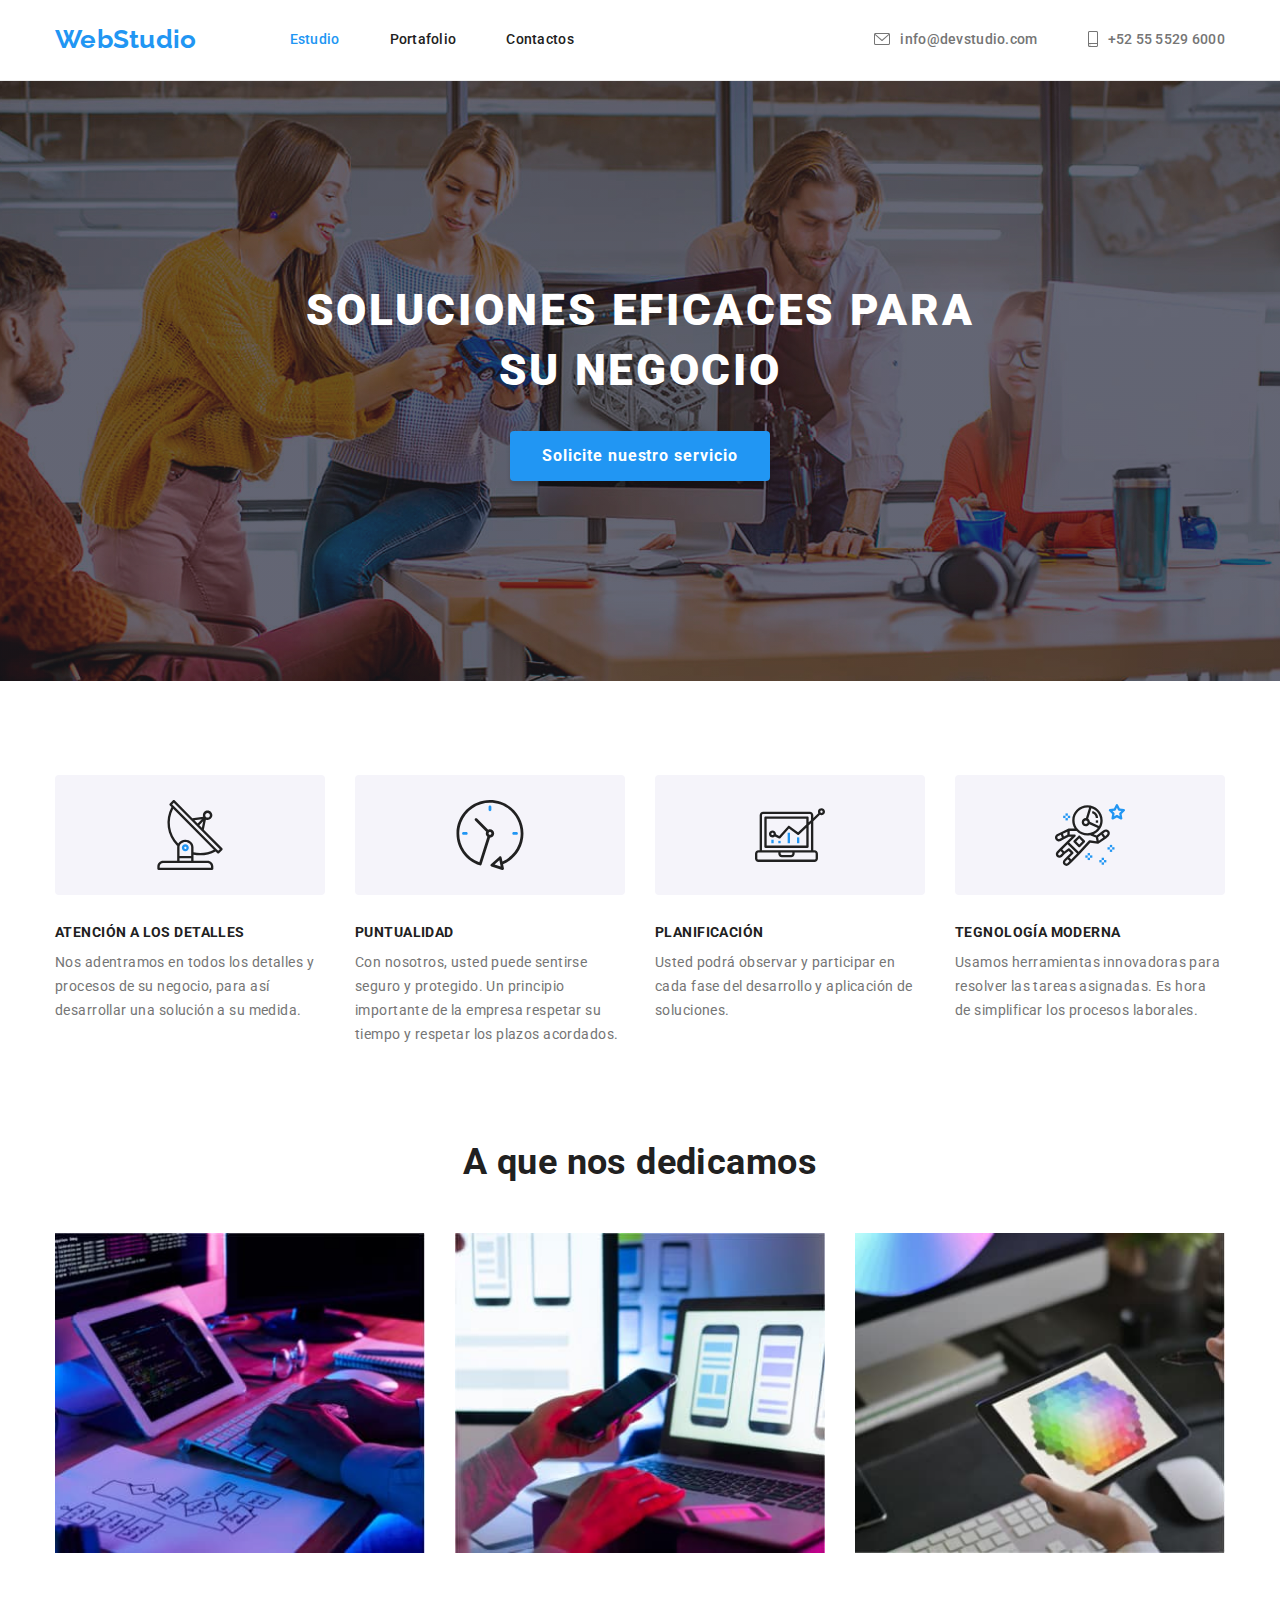
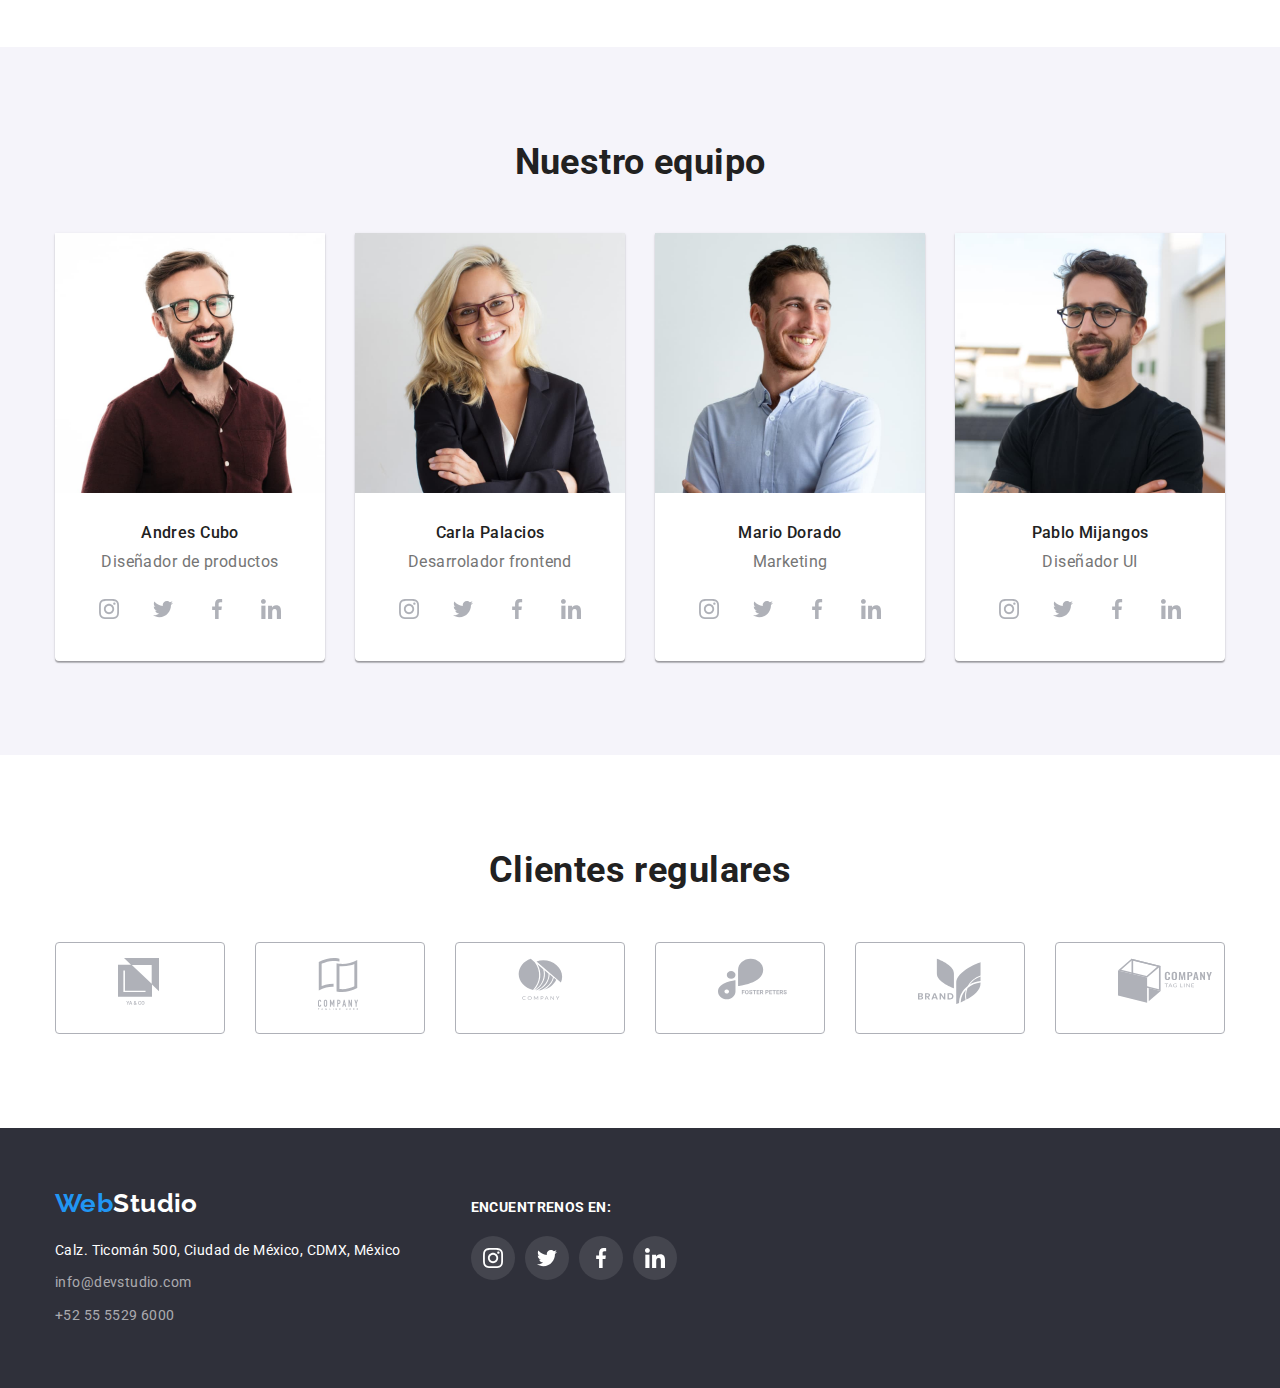
<file: index.html>
<!DOCTYPE html>
<html lang="en">

<head>
    <meta charset="UTF-8" />
    <meta http-equiv="X-UA-Compatible" content="IE=edge" />
    <meta name="viewport" content="width=device-width, initial-scale=1.0" />
    <title lang="en">WebStudio</title>
    <link rel="preconnect" href="https://fonts.googleapis.com" />
    <link rel="preconnect" href="https://fonts.gstatic.com" crossorigin />
    <link
        href="https://fonts.googleapis.com/css2?family=Raleway:wght@700&family=Roboto:wght@400;500;700;900&display=swap"
        rel="stylesheet" />
    <link rel="stylesheet"
        href="https://cdnjs.cloudflare.com/ajax/libs/modern-normalize/1.1.0/modern-normalize.min.css" />
    <link rel="stylesheet" href="./css/style.css" />
</head>

<body>
    <header class="header">
        <div class="header-container container">
            <nav class="header-nav">
                <a class="header-logo link" href="./index.html" lang="en">
                    <span class="accent">Web</span>Studio
                </a>
                <ul class="header-nav-list list">
                    <li class="header-nav-item">
                        <a class="link current" href="./index.html">Estudio</a>
                    </li>
                    <li class="header-nav-item">
                        <a class="link" href="./portafolio.html">Portafolio</a>
                    </li>
                    <li class="header-nav-item">
                        <a class="link" href="">Contactos</a>
                    </li>
                </ul>
            </nav>
            <ul class="contact list">
                <li class="contact-item">
                    <a class="contact-link link" href="mailto:info@devstudio.com" aria-label="Email">
                        <svg class="contact-icon" width="16" height="12">
                            <use href="./images/svg/sprite-sheet.svg#email"></use>
                        </svg>
                        info@devstudio.com</a>
                </li>
                <li class="contact-item">
                    <a class="contact-link link" href="tel:+52 55 5529 6000" aria-label="Phone">
                        <svg class="contact-icon" width="10" height="16">
                            <use href="./images/svg/sprite-sheet.svg#smartphone"></use>
                        </svg>
                        +52 55 5529 6000</a>
                </li>
            </ul>
        </div>
    </header>
    <main>
        <!--Hero-->
        <section class="hero section">
            <div class="container">
                <h1 class="hero-title">SOLUCIONES EFICACES PARA SU NEGOCIO</h1>
                <button class="hero-button" type="button">Solicite nuestro servicio</button>
            </div>
        </section>
        <!--features-->
        <section class="features section">
            <div class="container">
                <h2 class="visually-hidden">sobre nosotros</h2>
                <ul class="features-list list card-set">
                    <li class="features-list-item card-set-item">
                        <div class="features-list-container">
                            <svg class="features-icon" width="70" height="70">
                                <use href="./images/svg/sprite-sheet.svg#antena"></use>
                            </svg>
                        </div>
                        <h3 class="features-list-title">ATENCIÓN A LOS DETALLES</h3>
                        <p class="features-list-text">
                            Nos adentramos en todos los detalles y procesos de su negocio, para así desarrollar una solución a su medida.
                        </p>
                    </li>
                    <li class="features-list-item card-set-item">
                        <div class="features-list-container">
                            <svg class="features-icon" width="70" height="70">
                                <use href="./images/svg/sprite-sheet.svg#clock"></use>
                            </svg>
                        </div>
                        <h3 class="features-list-title">PUNTUALIDAD</h3>
                        <p class="features-list-text">
                            Con nosotros, usted puede sentirse seguro y protegido. Un principio importante de la empresa respetar su tiempo y respetar los plazos acordados.
                        </p>
                    </li>
                    <li class="features-list-item card-set-item">
                        <div class="features-list-container">
                            <svg class="features-icon" width="70" height="70">
                                <use href="./images/svg/sprite-sheet.svg#diagram"></use>
                            </svg>
                        </div>
                        <h3 class="features-list-title">PLANIFICACIÓN</h3>
                        <p class="features-list-text">
                        Usted podrá observar y participar en cada fase del desarrollo y aplicación de soluciones.
                        </p>
                    </li>
                    <li class="features-list-item card-set-item">
                        <div class="features-list-container">
                            <svg class="features-icon" width="70" height="70">
                                <use href="./images/svg/sprite-sheet.svg#astronaut"></use>
                            </svg>
                        </div>
                        <h3 class="features-list-title">TEGNOLOGÍA MODERNA</h3>
                        <p class="features-list-text">
                            Usamos herramientas innovadoras para resolver las tareas asignadas. Es hora de simplificar los procesos laborales.
                        </p>
                    </li>
                </ul>
            </div>
        </section>
        
        <section class="works section">
            <div class="container">
                <h2 class="works-title">A que nos dedicamos</h2>
                <ul class="works-list list">
                    <li class="works-list-item">
                        <img src="./images/imagen1.jpg" alt="imagen1" width="370" height="294" />
                    </li>
                    <li class="works-list-item">
                        <img src="./images/imagen2.jpg" alt="imagen2" width="370" height="294" />
                    </li>
                    <li class="works-list-item">
                        <img src="./images/imagen3.jpg" alt="imagen3" width="370" height="294" />
                    </li>
                </ul>
            </div>
        </section>
        <!--Team-->
        <section class="team section">
            <div class="container">
                <h2 class="team-title">Nuestro equipo</h2>
                <ul class="team-list card-set list">
                    <li class="team-list-item card-set-item">
                        <img class="team-list-img" src="./images/imagen4.jpg" alt="imagen4" width="270"
                            height="260" />
                        <div class="team-list-block">
                            <h3 class="team-list-title">Andres Cubo</h3>
                            <p class="team-list-text" lang="en">Diseñador de productos</p>
                            <ul class="social-list list">
                                <li class="social-item">
                                    <a href="" class="social-link link" aria-label="Instagram">
                                        <svg class="social-icon" width="20" height="20">
                                            <use href="./images/svg/sprite-sheet.svg#instagram"></use>
                                        </svg>
                                    </a>
                                </li>
                                <li class="social-item">
                                    <a href="" class="social-link link" aria-label="Twitter">
                                        <svg class="social-icon" width="20" height="20">
                                            <use href="./images/svg/sprite-sheet.svg#twitter"></use>
                                        </svg>
                                    </a>
                                </li>
                                <li class="social-item">
                                    <a href="" class="social-link link" aria-label="Facebook">
                                        <svg class="social-icon" width="20" height="20">
                                            <use href="./images/svg/sprite-sheet.svg#facebook"></use>
                                        </svg>
                                    </a>
                                </li>
                                <li class="social-item">
                                    <a href="" class="social-link link" aria-label="LinkedIn">
                                        <svg class="social-icon" width="20" height="20">
                                            <use href="./images/svg/sprite-sheet.svg#linkedin"></use>
                                        </svg>
                                    </a>
                                </li>
                            </ul>
                        </div>
                    </li>
                    <li class="team-list-item card-set-item">
                        <img class="team-list-img" src="./images/imagen5.jpg" alt="imagen5" width="270"
                            height="260" />
                        <div class="team-list-block">
                            <h3 class="team-list-title">Carla Palacios</h3>
                            <p class="team-list-text" lang="en">Desarrolador frontend</p>
                            <ul class="social-list list">
                                <li class="social-item">
                                    <a href="" class="social-link link" aria-label="Instagram">
                                        <svg class="social-icon" width="20" height="20">
                                            <use href="./images/svg/sprite-sheet.svg#instagram"></use>
                                        </svg>
                                    </a>
                                </li>
                                <li class="social-item">
                                    <a href="" class="social-link link" aria-label="Twitter">
                                        <svg class="social-icon" width="20" height="20">
                                            <use href="./images/svg/sprite-sheet.svg#twitter"></use>
                                        </svg>
                                    </a>
                                </li>
                                <li class="social-item">
                                    <a href="" class="social-link link" aria-label="Facebook">
                                        <svg class="social-icon" width="20" height="20">
                                            <use href="./images/svg/sprite-sheet.svg#facebook"></use>
                                        </svg>
                                    </a>
                                </li>
                                <li class="social-item">
                                    <a href="" class="social-link link" aria-label="LinkedIn">
                                        <svg class="social-icon" width="20" height="20">
                                            <use href="./images/svg/sprite-sheet.svg#linkedin"></use>
                                        </svg>
                                    </a>
                                </li>
                            </ul>
                        </div>
                    </li>
                    <li class="team-list-item card-set-item">
                        <img class="team-list-img" src="./images/imagen6.jpg" alt="imagen6" width="270"
                            height="260" />
                        <div class="team-list-block">
                            <h3 class="team-list-title">Mario Dorado</h3>
                            <p class="team-list-text" lang="en">Marketing</p>
                            <ul class="social-list list">
                                <li class="social-item">
                                    <a href="" class="social-link link" aria-label="Instagram">
                                        <svg class="social-icon" width="20" height="20">
                                            <use href="./images/svg/sprite-sheet.svg#instagram"></use>
                                        </svg>
                                    </a>
                                </li>
                                <li class="social-item">
                                    <a href="" class="social-link link" aria-label="Twitter">
                                        <svg class="social-icon" width="20" height="20">
                                            <use href="./images/svg/sprite-sheet.svg#twitter"></use>
                                        </svg>
                                    </a>
                                </li>
                                <li class="social-item">
                                    <a href="" class="social-link link" aria-label="Facebook">
                                        <svg class="social-icon" width="20" height="20">
                                            <use href="./images/svg/sprite-sheet.svg#facebook"></use>
                                        </svg>
                                    </a>
                                </li>
                                <li class="social-item">
                                    <a href="" class="social-link link" aria-label="LinkedIn">
                                        <svg class="social-icon" width="20" height="20">
                                            <use href="./images/svg/sprite-sheet.svg#linkedin"></use>
                                        </svg>
                                    </a>
                                </li>
                            </ul>
                        </div>
                    </li>
                    <li class="team-list-item card-set-item">
                        <img class="team-list-img" src="./images/imagen7.jpg" alt="imagen7" width="270"
                            height="260" />
                        <div class="team-list-block">
                            <h3 class="team-list-title">Pablo Mijangos</h3>
                            <p class="team-list-text" lang="en">Diseñador UI</p>
                            <ul class="social-list list">
                                <li class="social-item">
                                    <a href="" class="social-link link" aria-label="Instagram">
                                        <svg class="social-icon" width="20" height="20">
                                            <use href="./images/svg/sprite-sheet.svg#instagram"></use>
                                        </svg>
                                    </a>
                                </li>
                                <li class="social-item">
                                    <a href="" class="social-link link" aria-label="Twitter">
                                        <svg class="social-icon" width="20" height="20">
                                            <use href="./images/svg/sprite-sheet.svg#twitter"></use>
                                        </svg>
                                    </a>
                                </li>
                                <li class="social-item">
                                    <a href="" class="social-link link" aria-label="Facebook">
                                        <svg class="social-icon" width="20" height="20">
                                            <use href="./images/svg/sprite-sheet.svg#facebook"></use>
                                        </svg>
                                    </a>
                                </li>
                                <li class="social-item">
                                    <a href="" class="social-link link" aria-label="LinkedIn">
                                        <svg class="social-icon" width="20" height="20">
                                            <use href="./images/svg/sprite-sheet.svg#linkedin"></use>
                                        </svg>
                                    </a>
                                </li>
                            </ul>
                        </div>
                    </li>
                </ul>
            </div>
        </section>
        <!-- Clients -->
        <section class="clients section">
            <div class="container">
                <h2 class="clients-title">Clientes regulares</h2>
                <ul class="clients-list card-set list">
                    <li class="clients-item card-set-item">
                        <a href="" class="clients-link link" aria-label="Client1">
                            <svg class="clients-icon" width="106" height="60">
                                <use href="./images/svg/sprite-sheet.svg#company-1"></use>
                            </svg>
                        </a>
                    </li>
                    <li class="clients-item card-set-item">
                        <a href="" class="clients-link link" aria-label="Client2">
                            <svg class="clients-icon" width="106" height="60">
                                <use href="./images/svg/sprite-sheet.svg#company-2"></use>
                            </svg>
                        </a>
                    </li>
                    <li class="clients-item card-set-item">
                        <a href="" class="clients-link link" aria-label="Client3">
                            <svg class="clients-icon" width="106" height="60">
                                <use href="./images/svg/sprite-sheet.svg#company-3"></use>
                            </svg>
                        </a>
                    </li>
                    <li class="clients-item card-set-item">
                        <a href="" class="clients-link link" aria-label="Client4">
                            <svg class="clients-icon" width="106" height="60">
                                <use href="./images/svg/sprite-sheet.svg#company-4"></use>
                            </svg>
                        </a>
                    </li>
                    <li class="clients-item card-set-item">
                        <a href="" class="clients-link link" aria-label="Client5">
                            <svg class="clients-icon" width="106" height="60">
                                <use href="./images/svg/sprite-sheet.svg#company-5"></use>
                            </svg>
                        </a>
                    </li>
                    <li class="clients-item card-set-item">
                        <a href="" class="clients-link link" aria-label="Client6">
                            <svg class="clients-icon" width="106" height="60">
                                <use href="./images/svg/sprite-sheet.svg#company-6"></use>
                            </svg>
                        </a>
                    </li>
                </ul>
            </div>
        </section>
    </main>
    <footer class="footer-section">
        <div class="footer container">
            <div class="footer-contact-container">
                <a class="footer-logo link" href="./index.html" lang="en"><span class="accent">Web</span>Studio</a>
                <address class="footer-contact">
                    <ul class="footer-contact-list list">
                        <li class="footer-contact-item">
                            <a class="adress link" href="https://goo.gl/maps/uBSWTAJxnbtAAQ7v7" target="_blank"
                                rel="noreferrer noopener nofollow">Calz. Ticomán 500, Ciudad de México, CDMX, México</a>
                        </li>
                        <li class="footer-contact-item">
                            <a class="footer-contact-link link" href="mailto:info@devstudio.com">info@devstudio.com</a>
                        </li>
                        <li class="footer-contact-item">
                            <a class="footer-contact-link link" href="tel:+380961111111">+52 55 5529 6000</a>
                        </li>
                    </ul>
                </address>
            </div>
            <div class="footer-social-container">
                <p class="footer-social-title">Encuentrenos en:</p>
                <ul class="footer-social-list list">
                    <li class="footer-social-item">
                        <a href="" class="footer-social-link link" aria-label="Instagram">
                            <svg class="footer-social-icon" width="20" height="20">
                                <use href="./images/svg/sprite-sheet.svg#instagram"></use>
                            </svg>
                        </a>
                    </li>
                    <li class="footer-social-item">
                        <a href="" class="footer-social-link link" aria-label="Twitter">
                            <svg class="footer-social-icon" width="20" height="20">
                                <use href="./images/svg/sprite-sheet.svg#twitter"></use>
                            </svg>
                        </a>
                    </li>
                    <li class="footer-social-item">
                        <a href="" class="footer-social-link link" aria-label="Facebook">
                            <svg class="footer-social-icon" width="20" height="20">
                                <use href="./images/svg/sprite-sheet.svg#facebook"></use>
                            </svg>
                        </a>
                    </li>
                    <li class="footer-social-item">
                        <a href="" class="footer-social-link link" aria-label="LinkedIn">
                            <svg class="footer-social-icon" width="20" height="20">
                                <use href="./images/svg/sprite-sheet.svg#linkedin"></use>
                            </svg>
                        </a>
                    </li>
                </ul>
            </div>
        </div>
    </footer>
</body>

</html>
</file>
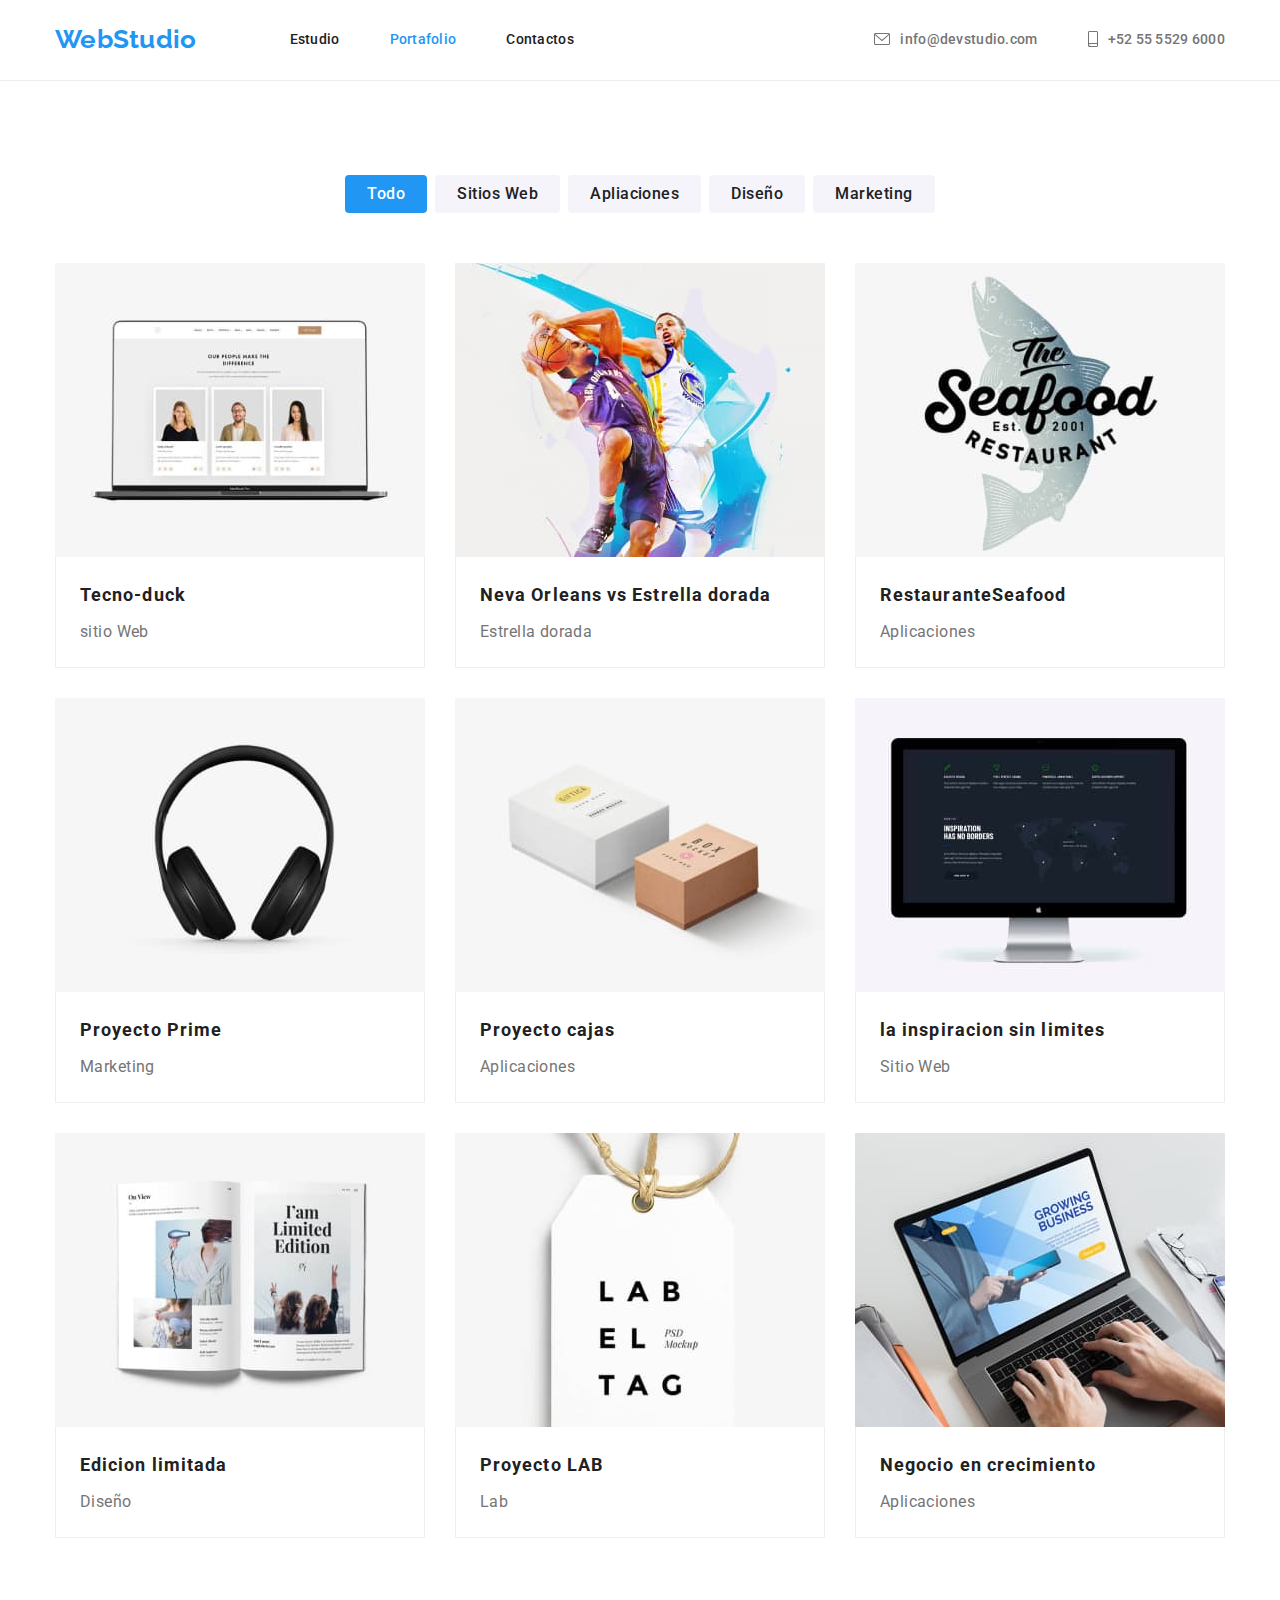
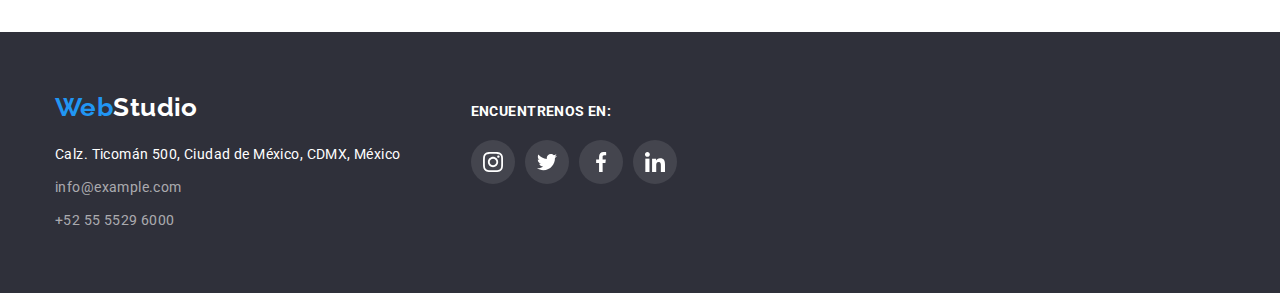
<file: portafolio.html>
<!DOCTYPE html>
<html lang="en">

<head>
    <meta charset="UTF-8" />
    <meta http-equiv="X-UA-Compatible" content="IE=edge" />
    <meta name="viewport" content="width=device-width, initial-scale=1.0" />
    <title>Portafolio</title>
    <link rel="preconnect" href="https://fonts.googleapis.com" />
    <link rel="preconnect" href="https://fonts.gstatic.com" crossorigin />
    <link
        href="https://fonts.googleapis.com/css2?family=Raleway:wght@700&family=Roboto:wght@400;500;700;900&display=swap"
        rel="stylesheet" />
    <link rel="stylesheet"
        href="https://cdnjs.cloudflare.com/ajax/libs/modern-normalize/1.1.0/modern-normalize.min.css" />
    <link rel="stylesheet" href="./css/style.css" />
</head>

<body>
    <header class="header">
        <div class="header-container container">
            <nav class="header-nav">
                <a class="header-logo link" href="./index.html" lang="en">
                    <span class="accent">Web</span>Studio
                </a>
                <ul class="header-nav-list list">
                    <li class="header-nav-item">
                        <a class="link" href="./index.html">Estudio</a>
                    </li>
                    <li class="header-nav-item">
                        <a class="link current" href="./portfolio.html">Portafolio</a>
                    </li>
                    <li class="header-nav-item">
                        <a class="link" href="">Contactos</a>
                    </li>
                </ul>
            </nav>
            <ul class="contact list">
                <li class="contact-item">
                    <a class="contact-link link" href="mailto:info@devstudio.com">
                        <svg class="contact-icon" width="16" height="12">
                            <use href="./images/svg/sprite-sheet.svg#email"></use>
                        </svg>
                        info@devstudio.com</a>
                </li>
                <li class="contact-item">
                    <a class="contact-link link" href="tel:+55 5555 6000">
                        <svg class="contact-icon" width="10" height="16">
                            <use href="./images/svg/sprite-sheet.svg#smartphone"></use>
                        </svg>
                        +52 55 5529 6000</a>
                </li>
            </ul>
        </div>
    </header>
    <main>
        <!-- Portfolio -->
        <section class="portfolio section">
            <div class="container">
                <h1 class="visually-hidden">Portfolio</h1>
                <ul class="portfolio-filter list">
                    <li class="portfolio-filter-item">
                        <button class="portfolio-filter-btn current" type="button">Todo</button>
                    </li>
                    <li class="portfolio-filter-item">
                        <button class="portfolio-filter-btn" type="button">Sitios Web</button>
                    </li>
                    <li class="portfolio-filter-item">
                        <button class="portfolio-filter-btn" type="button">Apliaciones</button>
                    </li>
                    <li class="portfolio-filter-item">
                        <button class="portfolio-filter-btn" type="button">Diseño</button>
                    </li>
                    <li class="portfolio-filter-item">
                        <button class="portfolio-filter-btn" type="button">Marketing</button>
                    </li>
                </ul>
                <!-- Examples -->
                <ul class="examples card-set list">
                    <li class="examples-item card-set-item">
                        <a class="examples-link link" href="">
                            <img src="./images/imagen8.jpg" alt="" width="370" height="294" />
                            <div class="examples-container">
                                <h2 class="examples-title">Tecno-duck</h2>
                                <p class="examples-text">sitio Web</p>
                            </div>
                        </a>
                    </li>
                    <li class="examples-item card-set-item">
                        <a class="examples-link link" href="">
                            <img src="./images/imagen9.jpg" alt="" width="370" height="294" />
                            <div class="examples-container">
                                <h2 class="examples-title">
                                    <span lang="en">Neva Orleans vs Estrella dorada</span>
                                </h2>
                                <p class="examples-text">Estrella dorada</p>
                            </div>
                        </a>
                    </li>
                    <li class="examples-item card-set-item">
                        <a class="examples-link link" href="">
                            <img src="./images/imagen10.jpg" alt="" width="370" height="294" />
                            <div class="examples-container">
                                <h2 class="examples-title">Restaurante<span lang="en">Seafood</span></h2>
                                <p class="examples-text">Aplicaciones</p>
                            </div>
                        </a>
                    </li>
                    <li class="examples-item card-set-item">
                        <a class="examples-link link" href="">
                            <img src="./images/imagen11.jpg" alt="" width="370" height="294" />
                            <div class="examples-container">
                                <h2 class="examples-title">Proyecto <span lang="en"></span>Prime</h2>
                                <p class="examples-text">Marketing</p>
                            </div>
                        </a>
                    </li>
                    <li class="examples-item card-set-item">
                        <a class="examples-link link" href="">
                            <img src="./images/imagen12.jpg" alt="" width="370" height="294" />
                            <div class="examples-container">
                                <h2 class="examples-title">Proyecto <span lang="en">cajas</span></h2>
                                <p class="examples-text">Aplicaciones</p>
                            </div>
                        </a>
                    </li>
                    <li class="examples-item card-set-item">
                        <a class="examples-link link" href="">
                            <img src="./images/imagen13.jpg" alt="" width="370" height="294" />
                            <div class="examples-container">
                                <h2 class="examples-title"><span lang="en">la inspiracion sin limites</span></h2>
                                <p class="examples-text">Sitio Web</p>
                            </div>
                        </a>
                    </li>
                    <li class="examples-item card-set-item">
                        <a class="examples-link link" href="">
                            <img src="./images/imagen14.jpg" alt="" width="370" height="294" />
                            <div class="examples-container">
                                <h2 class="examples-title"> <span lang="en">Edicion limitada</span></h2>
                                <p class="examples-text">Diseño</p>
                            </div>
                        </a>
                    </li>
                    <li class="examples-item card-set-item">
                        <a class="examples-link link" href="">
                            <img src="./images/imagen15.jpg" alt="" width="370" height="294" />
                            <div class="examples-container">
                                <h2 class="examples-title">Proyecto <span lang="en">LAB</span></h2>
                                <p class="examples-text">Lab</p>
                            </div>
                        </a>
                    </li>
                    <li class="examples-item card-set-item">
                        <a class="examples-link link" href="">
                            <img src="images/imagen16.jpg" alt="" width="370" height="294" />
                            <div class="examples-container">
                                <h2 class="examples-title"><span lang="en">Negocio en crecimiento</span></h2>
                                <p class="examples-text">Aplicaciones</p>
                            </div>
                        </a>
                    </li>
                </ul>
            </div>
        </section>
    </main>
    <footer class="footer-section">
        <div class="footer container">
            <div class="footer-contact-container">
                <a class="footer-logo link" href="./index.html" lang="en"><span class="accent">Web</span>Studio</a>
                <address class="footer-contact">
                    <ul class="footer-contact-list list">
                        <li class="footer-contact-item">
                            <a class="adress link" href="https://goo.gl/maps/uBSWTAJxnbtAAQ7v7" target="_blank"
                                rel="noreferrer noopener nofollow">Calz. Ticomán 500, Ciudad de México, CDMX, México</a>
                        </li>
                        <li class="footer-contact-item">
                            <a class="footer-contact-link link" href="mailto:info@devstudio.com">info@example.com</a>
                        </li>
                        <li class="footer-contact-item">
                            <a class="footer-contact-link link" href="tel:+380961111111">+52 55 5529 6000</a>
                        </li>
                    </ul>
                </address>
            </div>
            <div class="footer-social-container">
                <p class="footer-social-title">Encuentrenos en:</p>
                <ul class="footer-social-list list">
                    <li class="footer-social-item">
                        <a href="" class="footer-social-link link" aria-label="Instagram">
                            <svg class="footer-social-icon" width="20" height="20">
                                <use href="./images/svg/sprite-sheet.svg#instagram"></use>
                            </svg>
                        </a>
                    </li>
                    <li class="footer-social-item">
                        <a href="" class="footer-social-link link" aria-label="Twitter">
                            <svg class="footer-social-icon" width="20" height="20">
                                <use href="./images/svg/sprite-sheet.svg#twitter"></use>
                            </svg>
                        </a>
                    </li>
                    <li class="footer-social-item">
                        <a href="" class="footer-social-link link" aria-label="Facebook">
                            <svg class="footer-social-icon" width="20" height="20">
                                <use href="./images/svg/sprite-sheet.svg#facebook"></use>
                            </svg>
                        </a>
                    </li>
                    <li class="footer-social-item">
                        <a href="" class="footer-social-link link" aria-label="LinkedIn">
                            <svg class="footer-social-icon" width="20" height="20">
                                <use href="./images/svg/sprite-sheet.svg#linkedin"></use>
                            </svg>
                        </a>
                    </li>
                </ul>
            </div>
        </div>
    </footer>
</body>

</html>
</file>
<file: css/style.css>
:root {
    --primary-text-color: #757575;
    --primary-logo-color: #000000;
    --primary-white-color: #ffffff;
    --title-text-color: #212121;
    --accent-color: #2196f3;
    --background-color-footer: #2f303a;
    --background-color-secondary: #f5f4fa;
    --background-color-hero: rgba(47, 48, 58, 0.4);
    --color-text-footer: rgba(255, 255, 255, 0.6);
    --background-footer-social-color: rgba(255, 255, 255, 0.1);
    --btn-hover-color: #188ce8;
    --border-bottom-header-color: #ececec;
    --border-portf-color: #eeeeee;
    --icon-main-color: #afb1b8;
    --items: 3;
    --indent: 30px;
}

h1,
h2,
h3,
p,
ul {
    margin: 0;
    padding: 0;
}

img {
    display: block;
    max-width: 100%;
    height: auto;
}

body {
    color: var(--primary-text-color);
    background-color: var(--primary-white-color);
    font-family: 'Roboto', sans-serif;
    font-size: 14px;
    letter-spacing: 0.03em;
}

.list {
    padding: 0;
    margin: 0;
    list-style: none;
}

.link {
    text-decoration: none;
}

.container {
    width: 1200px;
    margin-left: auto;
    margin-right: auto;
    padding-left: 15px;
    padding-right: 15px;

    /* outline: 2px solid tomato; */
}

.visually-hidden {
    position: absolute;
    width: 1px;
    height: 1px;
    margin: -1px;
    border: 0;
    padding: 0;
    white-space: nowrap;
    clip-path: inset(100%);
    clip: rect(0 0 0 0);
    overflow: hidden;
}

.section {
    padding-top: 94px;
    padding-bottom: 94px;
}


.card-set {
    display: flex;
    flex-wrap: wrap;
    margin: calc(-1 * var(--indent) / 2);
}

.card-set-item {
    flex-basis: calc((100% - var(--indent) * var(--items)) / var(--items));
    margin: calc(var(--indent) / 2);
}


.header {
    display: flex;
    align-items: center;
    padding-top: 24px;
    padding-bottom: 25px;
    border-bottom: 1px solid var(--border-bottom-header-color);
}

.header-container {
    display: flex;
    align-items: center;
}

.header-nav {
    display: flex;
    font-weight: 500;
    letter-spacing: 0.02em;
}

.header-logo {
    margin-right: 93px;
    font-family: 'Raleway', sans-serif;
    font-weight: 700;
    font-size: 26px;
    line-height: 1.19;
    color: #2196F3;
}

.header-logo .accent {
    color: #2196F3;
}

.header-nav-list {
    display: flex;
    align-items: center;
}

.header-nav-list .link {
    color: var(--title-text-color);
}

.header-nav-list .link:hover,
.header-nav-list .link:focus {
    color: var(--accent-color);
}

.header-nav-list .link.current {
    color: var(--accent-color);
}

.header-nav-item:not(:last-child) {
    margin-right: 50px;
}

.contact {
    display: flex;
    margin-left: auto;
}

.contact-item:not(:last-child) {
    margin-right: 50px;
}

.contact-link {
    display: flex;
    align-items: center;
    font-weight: 500;
    letter-spacing: 0.02em;
    color: var(--primary-text-color);
}

.contact-link:hover,
.contact-link:focus {
    color: var(--accent-color);
}

.contact-icon {
    fill: currentColor;
    margin-right: 10px;
}

/* HERO */
.hero {
    max-width: 1600px;
    height: 600px;
    margin-left: auto;
    margin-right: auto;
    padding: 200px 0;
    text-align: center;
    background-color: var(--background-color-footer);
    color: var(--primary-white-color);
    background-image: linear-gradient(rgba(47, 48, 58, 0.4), rgba(47, 48, 58, 0.4)),
        url(/images/imagen17.jpg);
    background-size: cover;
    background-repeat: no-repeat;
    background-position: center;
}

.hero-title {
    margin: 0 auto;
    margin-bottom: 30px;
    width: 696px;
    font-weight: 900;
    font-size: 44px;
    line-height: 1.36;
    letter-spacing: 0.06em;
    text-transform: uppercase;
}

.hero-button {
    display: inline-block;
    margin: 0 auto;
    padding: 10px 32px;
    align-items: center;
    font-family: 'Roboto';
    font-weight: 700;
    font-size: 16px;
    line-height: 1.88;
    text-align: center;
    letter-spacing: 0.06em;
    color: var(--primary-white-color);
    background-color: var(--accent-color);
    box-shadow: 0px 4px 4px rgba(0, 0, 0, 0.15);
    border: none;
    border-radius: 4px;
    cursor: pointer;
}

.hero-button:hover,
.hero-button:focus {
    background-color: var(--btn-hover-color);
}

/* FEATURES */
.features.section {
    padding-bottom: 0;
}

.features-list {
    --items: 4;
}

.features-list-item {
    display: block;
    flex-basis: 270px;
}

.features-list-container {
    height: 120px;
    margin-bottom: 30px;
    padding: 25px 100px;
    background-color: var(--background-color-secondary);
    border-radius: 4px;
}

.features-list-title {
    margin-bottom: 10px;
    font-weight: 700;
    font-size: 14px;
    line-height: 1.14;
    text-transform: uppercase;
    color: var(--title-text-color);
}

.features-list-text {
    line-height: 1.71;
}

/* WORKS */
.works-title {
    margin-bottom: 50px;
    font-weight: 700;
    font-size: 36px;
    line-height: 1.17;
    text-align: center;
    color: var(--title-text-color);
}

.works-list {
    display: flex;
}

.works-list-item:not(:last-child) {
    margin-right: 30px;
}

/* TEAM */
.team {
    background-color: var(--background-color-secondary);
}

.team-title {
    margin-bottom: 50px;
    font-weight: 700;
    font-size: 36px;
    line-height: 1.17;
    text-align: center;
    color: var(--title-text-color);
}

.team-list-item {
    --items: 4;

    background-color: var(--primary-white-color);
    box-shadow: 0px 1px 3px rgba(0, 0, 0, 0.12), 0px 1px 1px rgba(0, 0, 0, 0.14),
        0px 2px 1px rgba(0, 0, 0, 0.2);
    border-radius: 0px 0px 4px 4px;
}

.team-list-title {
    margin-bottom: 10px;
    color: var(--title-text-color);
    font-weight: 500;
}

.team-list-title,
.team-list-text {
    font-size: 16px;
    line-height: 1.19;
    text-align: center;
}

.team-list-text {
    margin-bottom: 16px;
}

.team-list-block {
    padding-top: 30px;
    padding-bottom: 30px;
}

/* Social links */
.social-container {
    margin-top: 16px;
}

.social-list {
    display: flex;
    align-items: center;
    justify-content: center;
}

.social-item:not(:last-child) {
    margin-right: 10px;
}

.social-link {
    display: flex;
    justify-content: center;
    align-items: center;
    width: 44px;
    height: 44px;
    color: var(--icon-main-color);
    border-radius: 50%;
}

.social-link:hover {
    background-color: var(--accent-color);
    color: var(--primary-white-color);
}

.social-icon {
    fill: currentColor;
}

/* CLIENTS */

.clients-title {
    margin-bottom: 50px;
    font-weight: 700;
    font-size: 36px;
    line-height: 1.17;
    text-align: center;
    color: var(--title-text-color);
}

.clients-item {
    --items: 6;
}

.clients-link {
    display: flex;
    align-items: center;
    justify-content: right;
    height: 92px;
    color: var(--icon-main-color);
    border: 1px solid var(--icon-main-color);
    border-radius: 4px;
}

.clients-link:hover {
    border-color: var(--accent-color);
    color: var(--accent-color);
}

.clients-icon {
    fill: currentColor;
}

/* FOOTER */
.footer-section {
    padding: 60px 0;
    background-color: var(--background-color-footer);
}

.footer {
    display: flex;
    align-items: baseline;
}

.footer-logo {
    display: inline-block;
    margin-bottom: 20px;
    font-family: 'Raleway', sans-serif;
    font-weight: 700;
    font-size: 26px;
    line-height: 1.19;
    color: var(--primary-white-color);
}

.footer-logo .accent {
    color: var(--accent-color);
}

.footer-contact-list {
    display: inline-block;
    padding-left: 0;
}

.footer-contact-item {
    margin-bottom: 9px;
}

.footer-contact-item:last-child {
    margin-bottom: 0;
}

.adress {
    color: var(--primary-white-color);
    line-height: 1.71;
    font-style: normal;
}

.adress:hover,
.adress:focus {
    color: var(--accent-color);
}

.footer-contact-link {
    color: var(--color-text-footer);
    line-height: 1.71;
    font-style: normal;
}

.footer-contact-link:hover,
.footer-contact-link:focus {
    color: var(--accent-color);
}

.footer-social-title {
    margin-bottom: 20px;
    font-weight: 700;
    line-height: 1.14;
    text-transform: uppercase;
    color: var(--primary-white-color);
}

.footer-contact-container {
    margin-right: 70px;
}

.footer-social-list {
    display: flex;
    justify-content: center;
}

.footer-social-item {
    background-color: var(--background-footer-social-color);
    border-radius: 50%;
}

.footer-social-item:not(:last-child) {
    margin-right: 10px;
}

.footer-social-link {
    display: flex;
    justify-content: center;
    align-items: center;
    width: 44px;
    height: 44px;
    color: var(--primary-white-color);
}

.footer-social-link:hover,
.footer-social-link:focus {
    background-color: var(--accent-color);
    border-radius: 50%;
}

.footer-social-icon {
    fill: currentColor;
}

/*---- Portfolio ----*/
/* Buttons */
.portfolio-filter {
    display: flex;
    justify-content: center;
    margin-bottom: 50px;
}

.portfolio-filter-btn {
    padding: 6px 22px;
    font-family: inherit;
    font-weight: 500;
    font-size: 16px;
    line-height: 1.62;
    letter-spacing: 0.03em;
    color: var(--title-text-color);
    background-color: var(--background-color-secondary);
    border: none;
    border-radius: 4px;
    cursor: pointer;
}

.portfolio-filter-item:not(:last-child) {
    margin-right: 8px;
}

.portfolio-filter .portfolio-filter-btn.current {
    color: var(--primary-white-color);
    background-color: var(--accent-color);
}

.portfolio-filter-btn:hover,
.portfolio-filter-btn:focus {
    color: var(--primary-white-color);
    background-color: var(--accent-color);
    box-shadow: 0px 3px 1px rgba(0, 0, 0, 0.1), 0px 1px 2px rgba(0, 0, 0, 0.08),
        0px 2px 2px rgba(0, 0, 0, 0.12);
}

/* Examples */

.examples-link {
    display: block;
}

.examples-link:hover,
.examples-link:focus {
    box-shadow: 0px 1px 1px rgba(0, 0, 0, 0.12), 0px 4px 4px rgba(0, 0, 0, 0.06),
        1px 4px 6px rgba(0, 0, 0, 0.16);
}

.examples-container {
    display: block;
    padding: 20px 24px;
    border: 1px solid var(--border-portf-color);
    border-top: none;
}

.examples-title {
    margin-bottom: 4px;
    font-weight: 700;
    font-size: 18px;
    line-height: 2;
    letter-spacing: 0.06em;
    color: var(--title-text-color);
}

.examples-text {
    font-size: 16px;
    line-height: 1.88;
    color: var(--primary-text-color);
}
</file>
